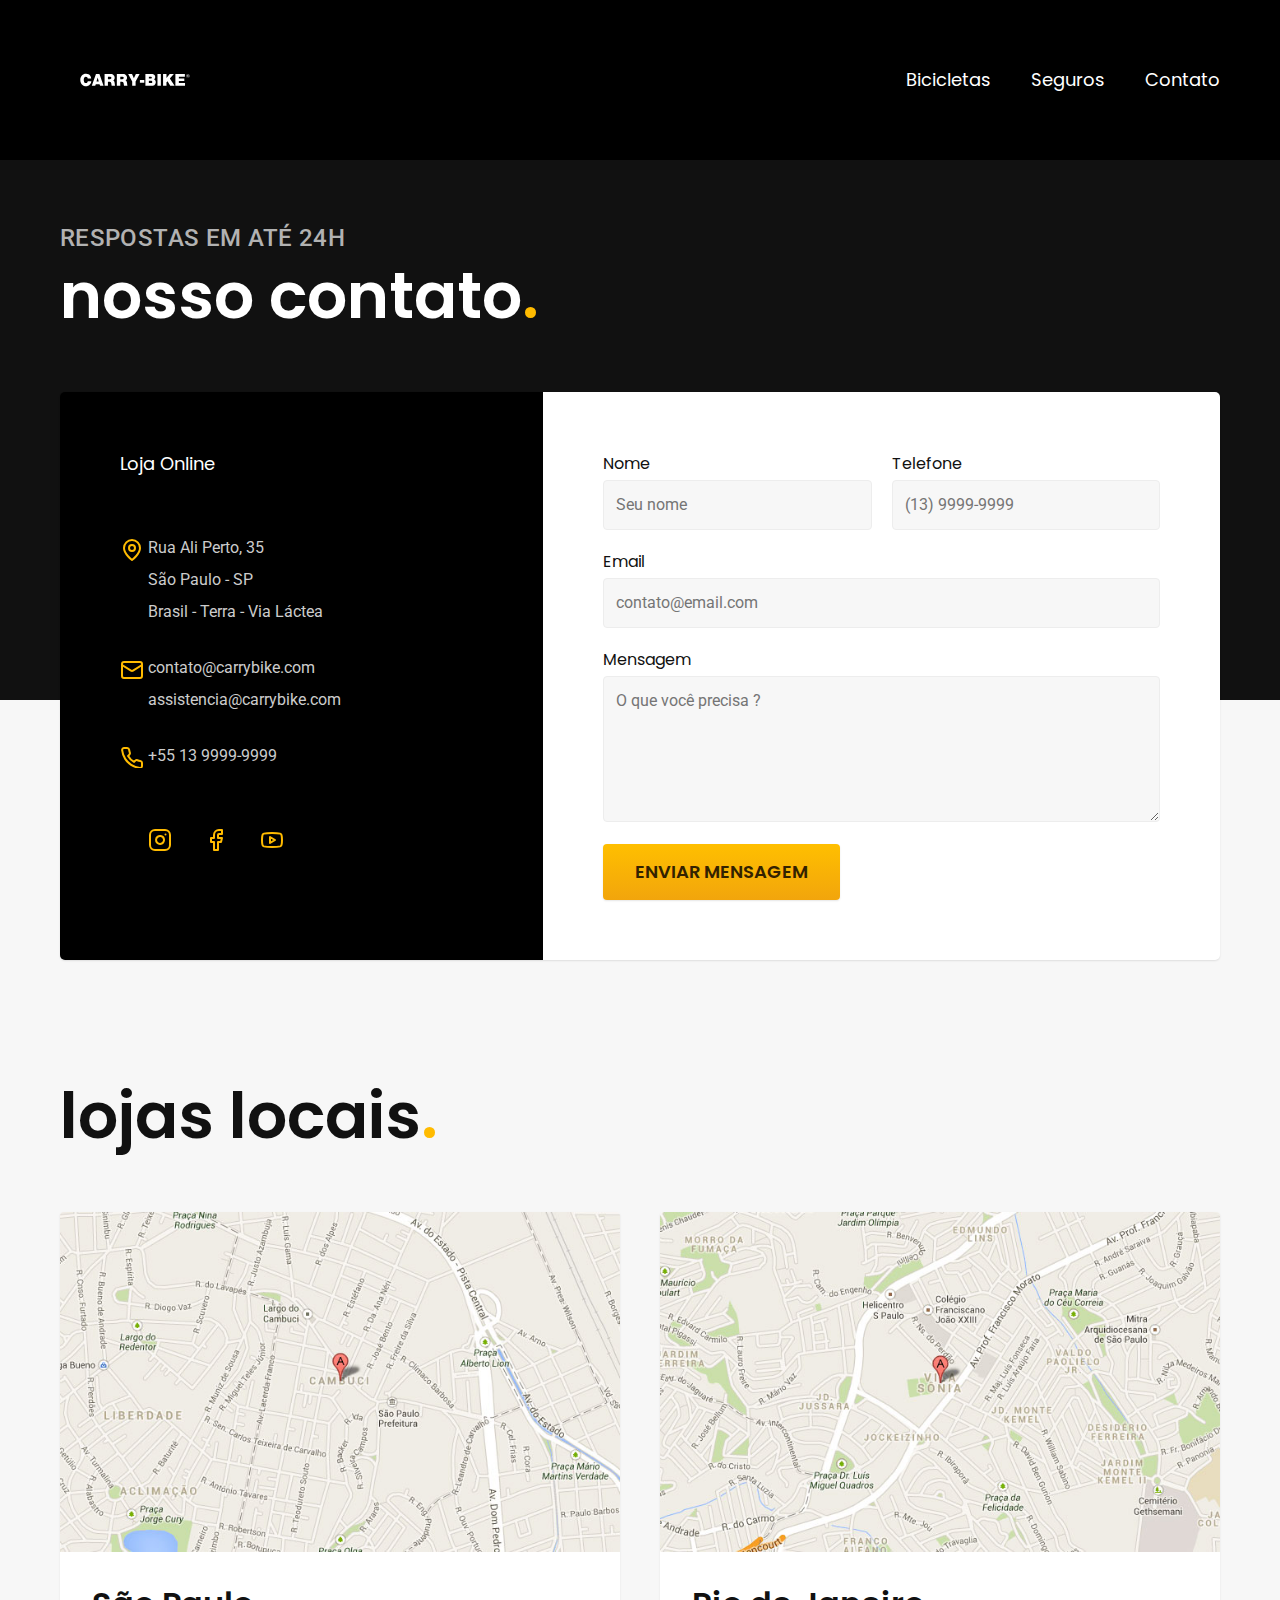
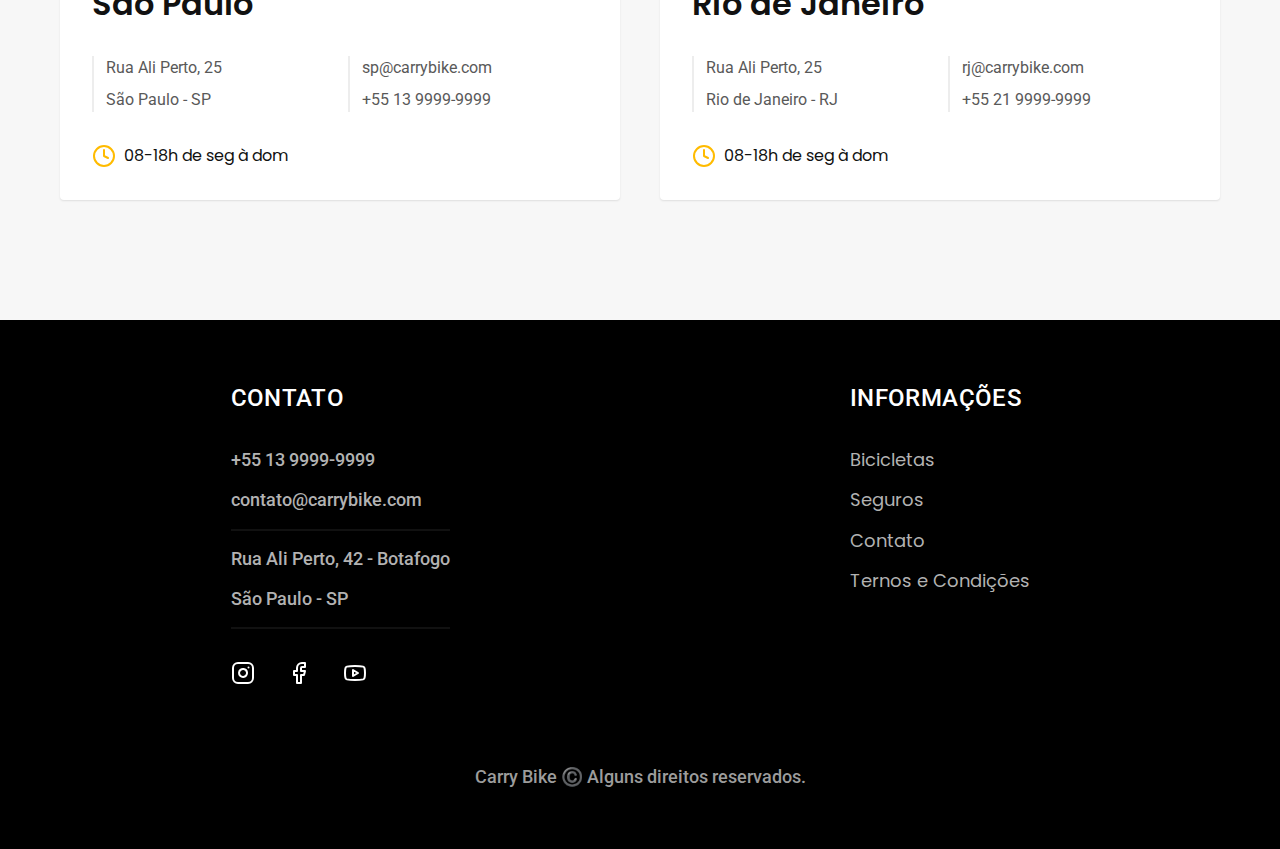
<file: contato.html>
<!DOCTYPE html>
<html lang="pt-BR">

<head>
	<meta charset="UTF-8">
	<meta name="viewport" content="width=device-width, initial-scale=1.0">
	<link rel="preconnect" href="https://fonts.googleapis.com">
	<link rel="preconnect" href="https://fonts.gstatic.com" crossorigin>

	<title>Contato | Carry Bike</title>
  <meta name="description" content="Termos e condições.">

  <link rel="preload" href="./css/style.min.css" as="style">
  <link rel="stylesheet" href="./css/style.min.css"> 

	<link href="https://fonts.googleapis.com/css2?family=Poppins:wght@400;600&family=Roboto:wght@400;500&display=swap" rel="stylesheet">
	<link href="https://fonts.googleapis.com/css2?family=Merriweather:ital,wght@1,900&display=swap" rel="stylesheet">

</head>
<body id="contato">

  <header class="header-bg">
		<div class="container header"> 
			
			<a href="./">
				<img src="./img/carry-bike.svg" alt="Bikcraft">
			</a>

			<nav aria-label="primaria">
				<ul class="header-menu font-1-m color-0">
					<li><a href="./bicicletas.html">Bicicletas</a></li>
					<li><a href="./seguros.html">Seguros</a></li>
					<li><a href="./contato.html">Contato</a></li>
				</ul>
			</nav>
		</div>
	</header>

  <main>
    <div class="titulo-bg">
      <div class="titulo container">
        <p class="font-2-l-b color-5">Respostas em até 24h</p>
        <h1 class="font-1-xxl color-0">nosso contato<span class="cor-p1">.</span></h1>
      </div>
    </div>

		<div class="contato container">
			<section class="contato-dados" aria-label="Endereço">
					<h2 class="font-1-m color-0">Loja Online</h2>
					<div class="contato-endereco font-2-s color-4">
						<p>Rua Ali Perto, 35</p>
						<p>São Paulo - SP</p>
						<p>Brasil - Terra - Via Láctea</p>
					</div>
					<address class="contato-meios font-2-s color-4">
						<a href="mailto:contato@carrybike.com">contato@carrybike.com</a>
						<a href="mailto:assistencia@carrybike.com">assistencia@carrybike.com</a>
						<a href="tel:+551399999999">+55 13 9999-9999</a>
					</address>
					<div class="contato-redes">
						<a href="./">
							<img src="./img/redes/instagram_p.svg" alt="Instagram">
						</a>
						<a href="./">
							<img src="./img/redes/facebook_p.svg" alt="Facebook">
						</a>
						<a href="./">
							<img src="./img/redes/youtube_p.svg" alt="YouTube">
						</a>
					</div>
			</section>
			<section class="contato-formulario" aria-label="Formulário">
					<form class="form" action="./contato.html">
						<div>
							<label for="nome">Nome</label>
							<input type="text" id="nome" name="nome" placeholder="Seu nome">
						</div>
						<div>
							<label for="telefone">Telefone</label>
							<input type="text" id="telefone" name="telefone" placeholder="(13) 9999-9999">
						</div>
						<div class="col-2">
							<label for="email">Email</label>
							<input type="email" id="email" name="email" placeholder="contato@email.com">
						</div>
						<div class="col-2">
							<label for="mensagem">Mensagem</label>
							<textarea rows="5" id="mensagem" name="mensagem" placeholder="O que você precisa ?"></textarea>
						</div>
						<button class="botao col-2">Enviar Mensagem</button>
					</form>
			</section>
		</div>

  </main>

	<article class="lojas container">
		<h2 class="font-1-xxl">lojas locais<span class="cor-p1">.</span></h2>
		<div class="lojas-item">
				<img src="./img/lojas/lojas_1.jpg" alt="mapa marcando o endereço em Rua Ali Perto, 25 - São Paulo - SP">


			<div class="lojas-conteudo">
				<h3 class="font-1-xl">São Paulo</h3>
					<div class="lojas-dados font-2-s color-8">
						<p>Rua Ali Perto, 25</p>
						<p>São Paulo - SP</p>
					</div>
					<div class="lojas-dados font-2-s color-8">
						<a href="mailto:sp@carrybike.com">sp@carrybike.com</a>
						<a href="tel:+551399999999">+55 13 9999-9999</a>
					</div>
				<p class="lojas-tempo font-1-s"><img src="./img/icones/clock.svg">08-18h de seg à dom</p>
			</div>

		</div>

		<div class="lojas-item">
			<img src="./img/lojas/lojas_2.jpg" alt="mapa marcando o endereço em Rua Ali Perto, 25 - Rio de Janeiro - RJ">
		
			<div class="lojas-conteudo">
				<h3 class="font-1-xl">Rio de Janeiro</h3>
				<div class="lojas-dados font-2-s color-8">
					<p>Rua Ali Perto, 25</p>
					<p>Rio de Janeiro - RJ</p>
				</div>
				<div class="lojas-dados font-2-s color-8">
					<a href="mailto:rj@carrybike.com">rj@carrybike.com</a>
					<a href="tel:+551399999999">+55 21 9999-9999</a>
				</div>
			<p class="lojas-tempo font-1-s"><img src="./img/icones/clock.svg">08-18h de seg à dom</p>
		</div>	

	</div>
	</article>

  <footer class="footer-bg">

		<div class="footer container">

			<div class="footer-contato">

					<h3 class="font-2-l-b color-0">Contato</h3>
					<ul class="font-2-m color-5">
						<li><a href="tel:+551399999999">+55 13 9999-9999</a></li>
						<li><a href="mailto:contato@carrybike.com">contato@carrybike.com</a></li>
						<li>Rua Ali Perto, 42 - Botafogo</li>
						<li>São Paulo - SP</li>
					</ul>

					<div class="footer-redes">
						<a href="./">
							<img src="./img/redes/instagram.svg" alt="Instagram">
						</a>
						<a href="./">
							<img src="./img/redes/facebook.svg" alt="Facebook">
						</a>
						<a href="./">
							<img src="./img/redes/youtube.svg" alt="YouTube">
						</a>
					</div>
			</div>
					<div class="footer-informacoes">
						<h3 class="font-2-l-b color-0">Informações</h3>
						<nav>
							<ul class="font-1-m color-5">
								<li><a href="./bicicletas.html">Bicicletas</a></li>
								<li><a href="./seguros.html">Seguros</a></li>
								<li><a href="./contato.html">Contato</a></li>
								<li><a href="./termos.html">Ternos e Condições</a></li>
							</ul>
						</nav>
					</div>
			<p class="footer-copy font-2-m color-6">Carry Bike ©️ Alguns direitos reservados.</p>
		</div>
	</footer>

</body>

</html>
</file>
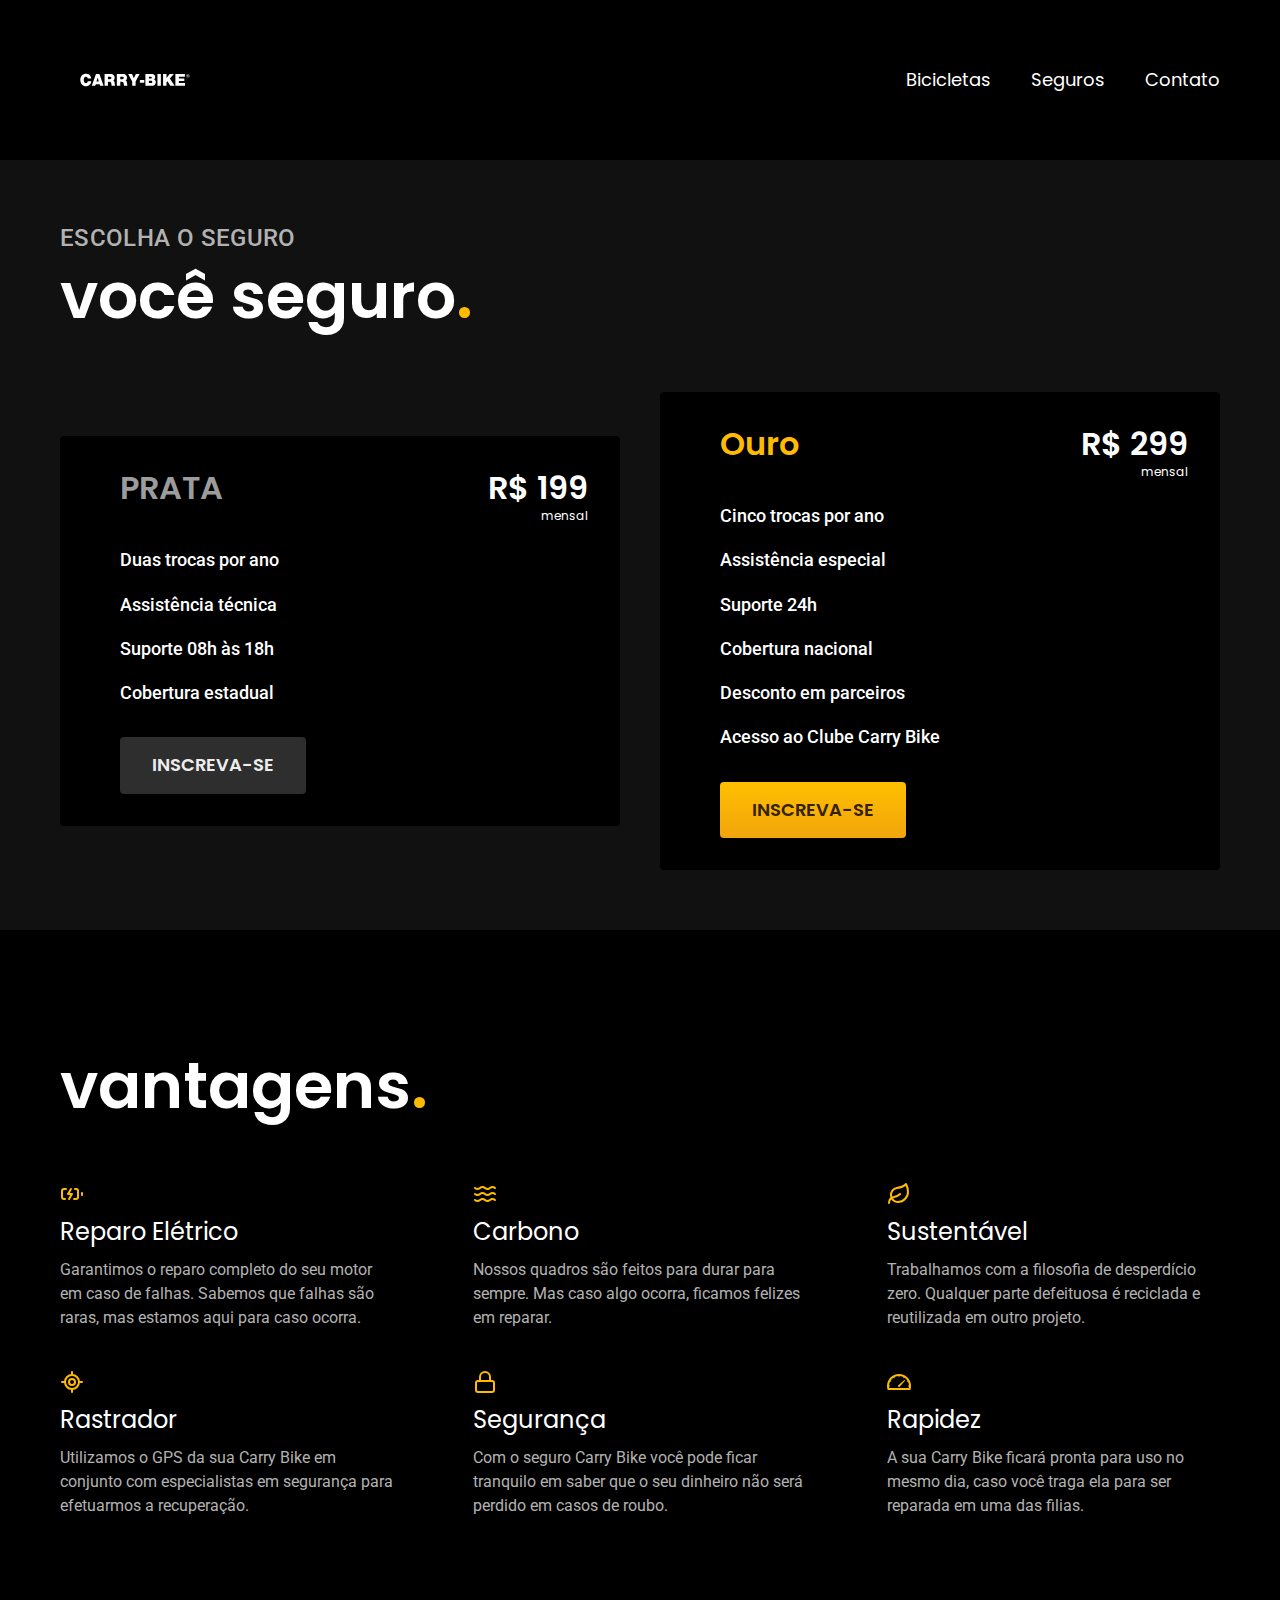
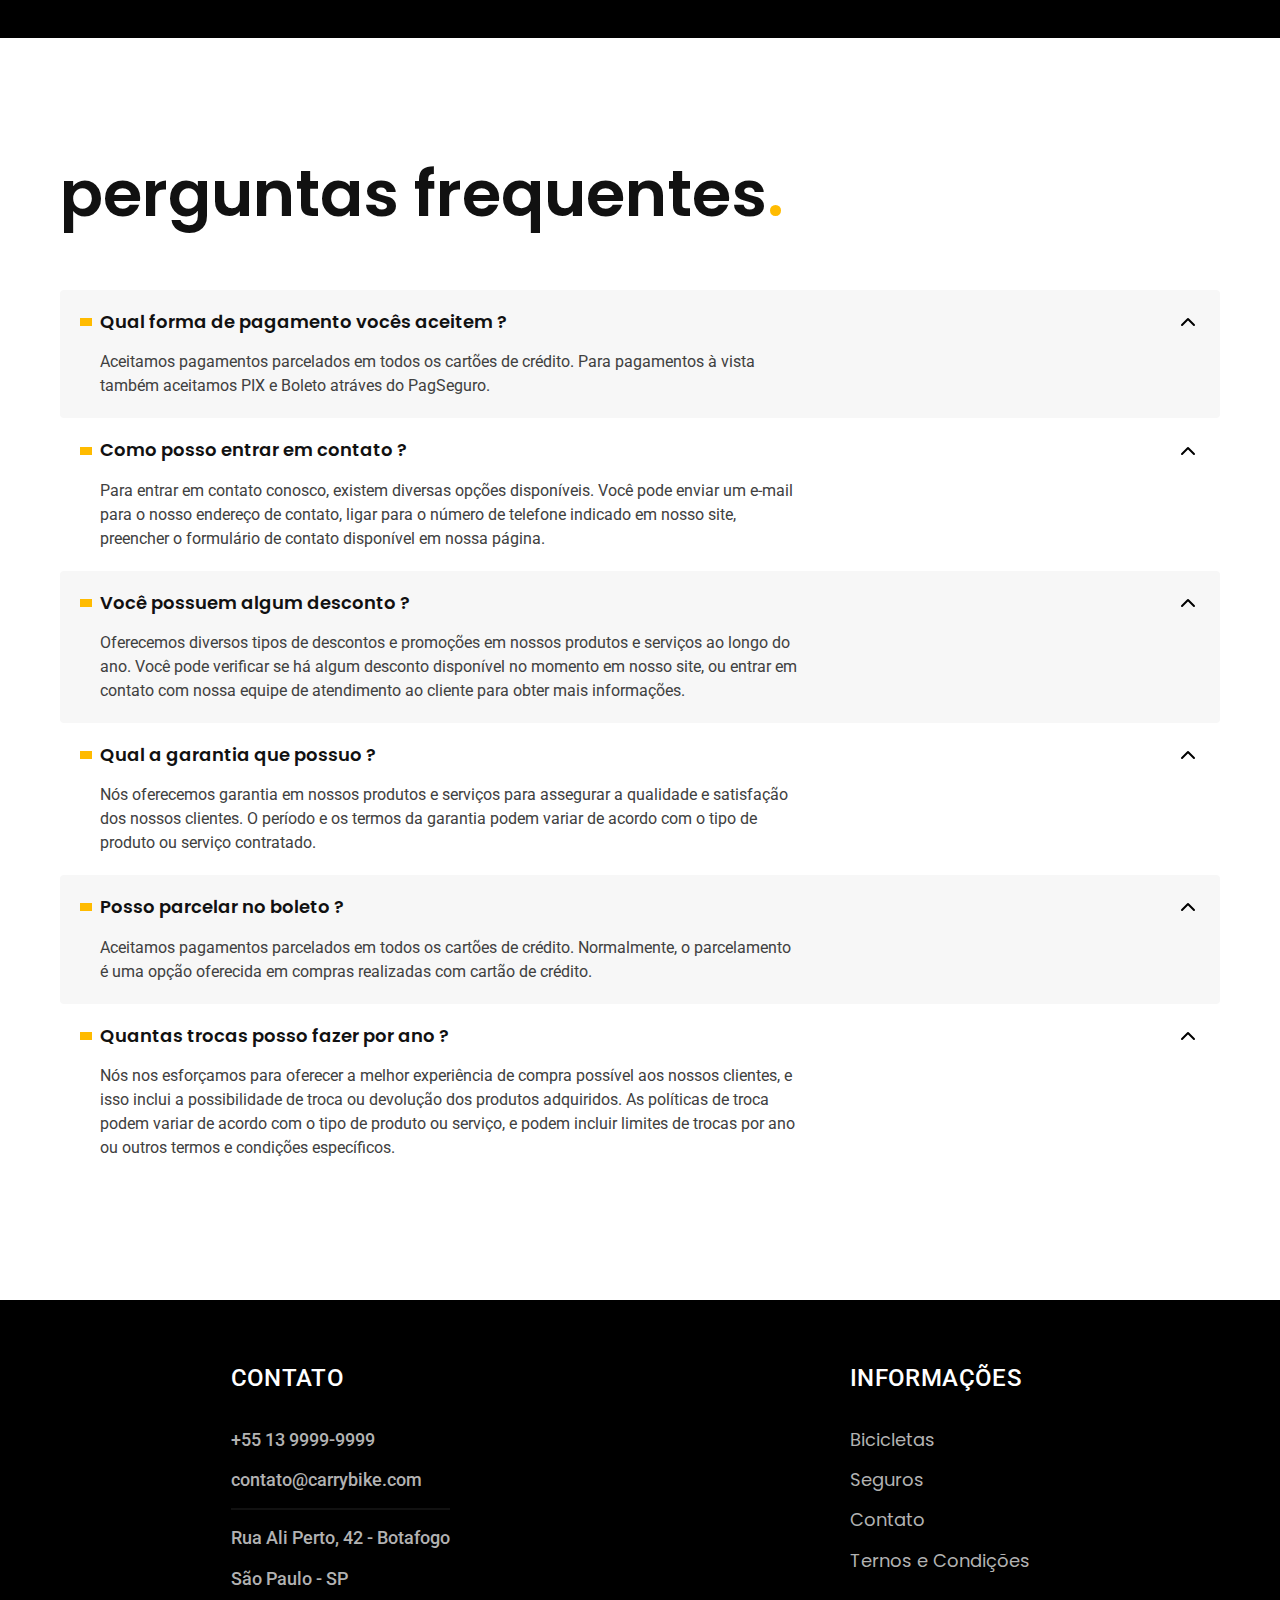
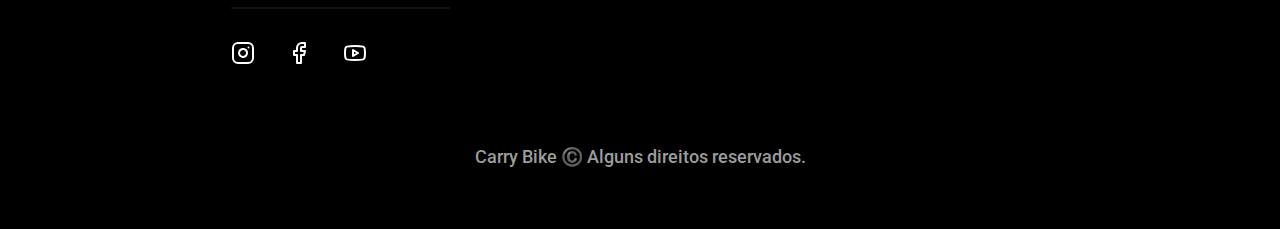
<file: seguros.html>
<!DOCTYPE html>
<html lang="pt-BR">

<head>
	<meta charset="UTF-8">
	<meta name="viewport" content="width=device-width, initial-scale=1.0">
	<link rel="preconnect" href="https://fonts.googleapis.com">
	<link rel="preconnect" href="https://fonts.gstatic.com" crossorigin>

	<title>Seguros | Carry Bike</title>
  <meta name="description" content="Termos e condições.">

  	<link rel="preload" href="./css/style.min.css" as="style">
  	<link rel="stylesheet" href="./css/style.min.css"> 

	<link href="https://fonts.googleapis.com/css2?family=Poppins:wght@400;600&family=Roboto:wght@400;500&display=swap" rel="stylesheet">
	<link href="https://fonts.googleapis.com/css2?family=Merriweather:ital,wght@1,900&display=swap" rel="stylesheet">

</head>
<body id="seguros">

  <header class="header-bg">
		<div class="container header"> 
			
			<a href="./">
				<img src="./img/carry-bike.svg" alt="Bikcraft">
			</a>

			<nav aria-label="primaria">
				<ul class="header-menu font-1-m color-0">
					<li><a href="./bicicletas.html">Bicicletas</a></li>
					<li><a href="./seguros.html">Seguros</a></li>
					<li><a href="./contato.html">Contato</a></li>
				</ul>
			</nav>
		</div>
	</header>

  <main class="seguros-bg">

		<div class="titulo-bg">
      <div class="titulo container">
        <p class="font-2-l-b color-5">Escolha o seguro</p>
        <h1 class="font-1-xxl color-0">você seguro<span class="cor-p1">.</span></h1>
      </div>
    </div>

			<div class="seguros container">
				<div class="seguros-item">
					<h3 class="font-1-xl color-6">PRATA</h3>
					<span class="font-1-xl color-0">R$ 199 <span class="font-1-xs cor-6">mensal</span></span>
	
					<ul class="font-2-m color-0">
						<li>Duas trocas por ano</li>
						<li>Assistência técnica</li>
						<li>Suporte 08h às 18h</li>
						<li>Cobertura estadual</li>
					</ul>
					<a class="botao secundario" href="./orcamento.html">Inscreva-se</a> 
	
				</div>
	
				<div class="seguros-item">
					<h3 class="font-1-xl cor-p1">Ouro</h3>
					<span class="font-1-xl color-0">R$ 299 <span class="font-1-xs cor-6">mensal</span></span>
	
					<ul class="font-2-m color-0">
						<li>Cinco trocas por ano</li>
						<li>Assistência especial</li>
						<li>Suporte 24h</li>
						<li>Cobertura nacional</li>
						<li>Desconto em parceiros</li>
						<li>Acesso ao Clube Carry Bike</li>
					</ul>
					<a class="botao" href="./orcamento.html">Inscreva-se</a> 
	
				</div>
			</div>

  </main>

	<article  class="vantagens-bg">
		<div class="vantagens container">
			<h2 class="font-1-xxl color-0">vantagens<span class="cor-p1">.</span></h2>
			<ul>
				<li>
					<img src="./img/icones/energy.svg">
					<h3 class="font-1-l color-0">Reparo Elétrico</h3>
					<p class="font-2-s color-5">Garantimos o reparo completo do seu motor em caso de falhas. Sabemos que falhas são raras, mas estamos aqui para caso ocorra.</p>
				</li>
				<li>
					<img src="./img/icones/waves.svg">
					<h3 class="font-1-l color-0">Carbono</h3>
					<p class="font-2-s color-5">Nossos quadros são feitos para durar para sempre. Mas caso algo ocorra, ficamos felizes em reparar.</p>
				</li>
				<li>
					<img src="./img/icones/folha.svg">
					<h3 class="font-1-l color-0">Sustentável</h3>
					<p class="font-2-s color-5">Trabalhamos com a filosofia de desperdício zero. Qualquer parte defeituosa é reciclada e reutilizada em outro projeto.</p>
				</li>
				<li>
					<img src="./img/icones/locate-fixed.svg">
					<h3 class="font-1-l color-0">Rastrador</h3>
					<p class="font-2-s color-5">Utilizamos o GPS da sua Carry Bike em conjunto com especialistas em segurança para efetuarmos a recuperação.</p>
				</li>
				<li>
					<img src="./img/icones/cadeado.svg">
					<h3 class="font-1-l color-0">Segurança</h3>
					<p class="font-2-s color-5">Com o seguro Carry Bike você pode ficar tranquilo em saber que o seu dinheiro não será perdido em casos de roubo.</p>
				</li>
				<li>
					<img src="./img/icones/speed.svg">
					<h3 class="font-1-l color-0">Rapidez</h3>
					<p class="font-2-s color-5">A sua Carry Bike ficará pronta para uso no mesmo dia, caso você traga ela para ser reparada em uma das filias.</p>
				</li>
			</ul>
		</div>
	</article>

	<article class="perguntas container">
		<h2 class="font-1-xxl">perguntas frequentes<span class="cor-p1">.</span></h1>
	
		<dl>
			<div>
				<dt class="font-1-m-b">Qual forma de pagamento vocês aceitem ?</dt>
				<dd class="font-2-s color-9">Aceitamos pagamentos parcelados em todos os cartões de crédito. Para pagamentos à vista também aceitamos PIX e Boleto atráves do PagSeguro.</dd>
			</div>
			<div>
				<dt class="font-1-m-b">Como posso entrar em contato ?</dt>
				<dd class="font-2-s color-9">Para entrar em contato conosco, existem diversas opções disponíveis. Você pode enviar um e-mail para o nosso endereço de contato, ligar para o número de telefone indicado em nosso site, preencher o formulário de contato disponível em nossa página.</dd>
			</div>
			<div>
				<dt class="font-1-m-b">Você possuem algum desconto ?</dt>
				<dd class="font-2-s color-9">Oferecemos diversos tipos de descontos e promoções em nossos produtos e serviços ao longo do ano. Você pode verificar se há algum desconto disponível no momento em nosso site, ou entrar em contato com nossa equipe de atendimento ao cliente para obter mais informações.</dd>
			</div>
			<div>
				<dt class="font-1-m-b">Qual a garantia que possuo ?</dt>
				<dd class="font-2-s color-9">Nós oferecemos garantia em nossos produtos e serviços para assegurar a qualidade e satisfação dos nossos clientes. O período e os termos da garantia podem variar de acordo com o tipo de produto ou serviço contratado.</dd>
			</div>
			<div>
				<dt class="font-1-m-b">Posso parcelar no boleto ?</dt>
				<dd class="font-2-s color-9">Aceitamos pagamentos parcelados em todos os cartões de crédito. Normalmente, o parcelamento é uma opção oferecida em compras realizadas com cartão de crédito.</dd>
			</div>
			<div>
				<dt class="font-1-m-b">Quantas trocas posso fazer por ano ?</dt>
				<dd class="font-2-s color-9">Nós nos esforçamos para oferecer a melhor experiência de compra possível aos nossos clientes, e isso inclui a possibilidade de troca ou devolução dos produtos adquiridos. As políticas de troca podem variar de acordo com o tipo de produto ou serviço, e podem incluir limites de trocas por ano ou outros termos e condições específicos.</dd>
			</div>
		</dl>


	</article>

  <footer class="footer-bg">

		<div class="footer container">

			<div class="footer-contato">

					<h3 class="font-2-l-b color-0">Contato</h3>
					<ul class="font-2-m color-5">
						<li><a href="tel:+551399999999">+55 13 9999-9999</a></li>
						<li><a href="mailto:contato@carrybike.com">contato@carrybike.com</a></li>
						<li>Rua Ali Perto, 42 - Botafogo</li>
						<li>São Paulo - SP</li>
					</ul>

					<div class="footer-redes">
						<a href="./">
							<img src="./img/redes/instagram.svg" alt="Instagram">
						</a>
						<a href="./">
							<img src="./img/redes/facebook.svg" alt="Facebook">
						</a>
						<a href="./">
							<img src="./img/redes/youtube.svg" alt="YouTube">
						</a>
					</div>
			</div>
					<div class="footer-informacoes">
						<h3 class="font-2-l-b color-0">Informações</h3>
						<nav>
							<ul class="font-1-m color-5">
								<li><a href="./bicicletas.html">Bicicletas</a></li>
								<li><a href="./seguros.html">Seguros</a></li>
								<li><a href="./contato.html">Contato</a></li>
								<li><a href="./termos.html">Ternos e Condições</a></li>
							</ul>
						</nav>
					</div>
			<p class="footer-copy font-2-m color-6">Carry Bike ©️ Alguns direitos reservados.</p>
		</div>
	</footer>

</body>

</html>
</file>
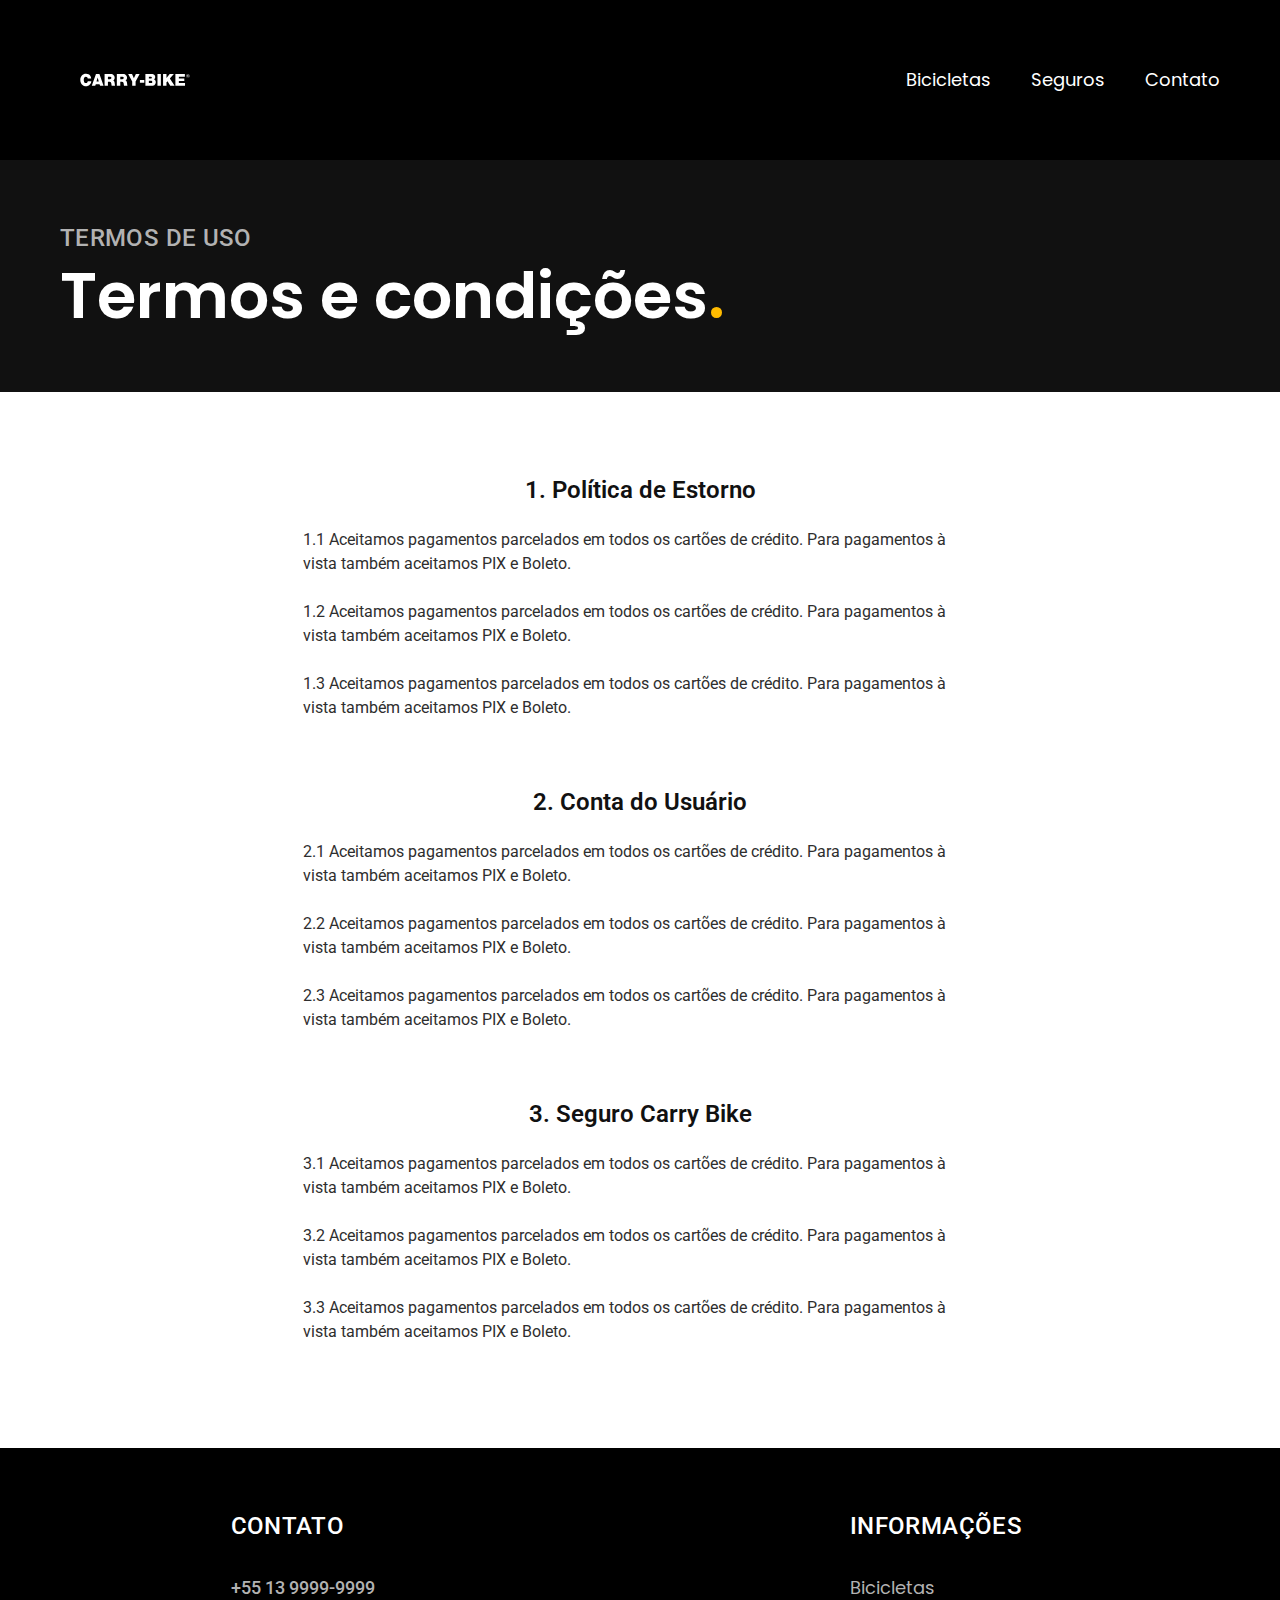
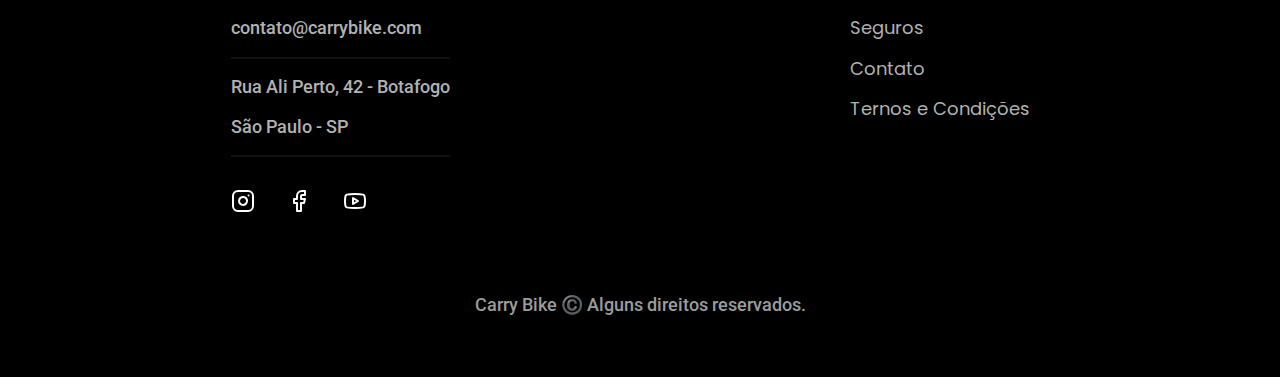
<file: termos.html>
<!DOCTYPE html>
<html lang="pt-BR">

<head>
	<meta charset="UTF-8">
	<meta name="viewport" content="width=device-width, initial-scale=1.0">
	<link rel="preconnect" href="https://fonts.googleapis.com">
	<link rel="preconnect" href="https://fonts.gstatic.com" crossorigin>

	<title>Termos e Condições | Carry Bike</title>
  <meta name="description" content="Termos e condições.">

  	<link rel="preload" href="./css/style.min.css" as="style">
  <link rel="stylesheet" href="./css/style.min.css"> 

	<link href="https://fonts.googleapis.com/css2?family=Poppins:wght@400;600&family=Roboto:wght@400;500&display=swap" rel="stylesheet">
	<link href="https://fonts.googleapis.com/css2?family=Merriweather:ital,wght@1,900&display=swap" rel="stylesheet">

</head>
<body id="termos">

  <header class="header-bg">
		<div class="container header"> 
			
			<a href="./">
				<img src="./img/carry-bike.svg" alt="Bikcraft">
			</a>

			<nav aria-label="primaria">
				<ul class="header-menu font-1-m color-0">
					<li><a href="./bicicletas.html">Bicicletas</a></li>
					<li><a href="./seguros.html">Seguros</a></li>
					<li><a href="./contato.html">Contato</a></li>
				</ul>
			</nav>
		</div>
	</header>

  <main>
    <div class="titulo-bg">
      <div class="titulo container">
        <p class="font-2-l-b color-5">Termos de uso</p>
        <h1 class="font-1-xxl color-0">Termos e condições<span class="cor-p1">.</span></h1>
      </div>
    </div>
    
    <div class="termos font-2-s color-10 container">
      <h2 class="font-2-l color-11">1. Política de Estorno</h2>
      <p>1.1 Aceitamos pagamentos parcelados em todos os cartões de crédito. Para pagamentos à vista também aceitamos PIX e Boleto.</p>
      <p>1.2 Aceitamos pagamentos parcelados em todos os cartões de crédito. Para pagamentos à vista também aceitamos PIX e Boleto.</p>
      <p>1.3 Aceitamos pagamentos parcelados em todos os cartões de crédito. Para pagamentos à vista também aceitamos PIX e Boleto.</p>
      <h2 class="font-2-l color-11">2. Conta do Usuário</h2>
      <p>2.1 Aceitamos pagamentos parcelados em todos os cartões de crédito. Para pagamentos à vista também aceitamos PIX e Boleto.</p>
      <p>2.2 Aceitamos pagamentos parcelados em todos os cartões de crédito. Para pagamentos à vista também aceitamos PIX e Boleto.</p>
      <p>2.3 Aceitamos pagamentos parcelados em todos os cartões de crédito. Para pagamentos à vista também aceitamos PIX e Boleto.</p>
      <h2 class="font-2-l color-11">3. Seguro Carry Bike</h2>
      <p>3.1 Aceitamos pagamentos parcelados em todos os cartões de crédito. Para pagamentos à vista também aceitamos PIX e Boleto.</p>
      <p>3.2 Aceitamos pagamentos parcelados em todos os cartões de crédito. Para pagamentos à vista também aceitamos PIX e Boleto.</p>
      <p>3.3 Aceitamos pagamentos parcelados em todos os cartões de crédito. Para pagamentos à vista também aceitamos PIX e Boleto.</p>
    </div>
  </main>

  <footer class="footer-bg">

		<div class="footer container">

			<div class="footer-contato">

					<h3 class="font-2-l-b color-0">Contato</h3>
					<ul class="font-2-m color-5">
						<li><a href="tel:+551399999999">+55 13 9999-9999</a></li>
						<li><a href="mailto:contato@carrybike.com">contato@carrybike.com</a></li>
						<li>Rua Ali Perto, 42 - Botafogo</li>
						<li>São Paulo - SP</li>
					</ul>

					<div class="footer-redes">
						<a href="./">
							<img src="./img/redes/instagram.svg" alt="Instagram">
						</a>
						<a href="./">
							<img src="./img/redes/facebook.svg" alt="Facebook">
						</a>
						<a href="./">
							<img src="./img/redes/youtube.svg" alt="YouTube">
						</a>
					</div>
			</div>
					<div class="footer-informacoes">
						<h3 class="font-2-l-b color-0">Informações</h3>
						<nav>
							<ul class="font-1-m color-5">
								<li><a href="./bicicletas.html">Bicicletas</a></li>
								<li><a href="./seguros.html">Seguros</a></li>
								<li><a href="./contato.html">Contato</a></li>
								<li><a href="./termos.html">Ternos e Condições</a></li>
							</ul>
						</nav>
					</div>
			<p class="footer-copy font-2-m color-6">Carry Bike ©️ Alguns direitos reservados.</p>
		</div>
	</footer>

</body>

</html>
</file>
<file: css/style.min.css>
body{font-family:Arial,Helvetica,sans-serif;color:#111}ul{list-style:none}a{text-decoration:none;color:inherit}img{max-width:100%;height:auto;display:block}img[src$=".jpg"]{border-radius:.4rem}img[src$=".png"]{border-radius:.4rem}.font-1-xs{font:400 1.2rem/1.35 Poppins,sans-serif}.font-2-xs{font:400 1.4rem/1.43 Roboto,sans-serif}.font-1-s{font:400 1.6rem/1.5 Poppins,sans-serif}.font-2-s{font:400 1.6rem/1.5 Roboto,sans-serif}.font-1-m,.font-1-m-b{font:400 1.8rem/1.35 Poppins,sans-serif}.font-1-m-b{font-weight:600}.font-2-m{font:500 1.8rem/1.35 Roboto,sans-serif}.font-1-l{font:400 2.4rem/1.5 Poppins,sans-serif}.font-2-l,.font-2-l-b{font:400 2.4rem/1.5 Roboto,sans-serif}.font-2-l-b{font-weight:500;letter-spacing:.015em;text-transform:uppercase}.font-1-xl{font:600 3.2rem/1.25 Poppins,sans-serif}.font-2-xl{font:500 3.2rem/1.25 Roboto,sans-serif}.font-2-l{font-size:2.4rem;line-height:1.5;font-family:Roboto,sans-serif;font-weight:400}.font-1-xxl{font-size:6.4rem;line-height:1.125;font-family:Poppins,sans-serif;font-weight:600}@media (max-width:1200px){.font-1-xxl{font-size:4.8rem}.font-2-l,.font-2-l-b{font-size:1.8rem}}@media (max-width:800px){.font-1-xxl{font-size:3.2rem}.font-1-xl,.font-2-xl{font-size:2.4rem}}:root{--cor-0:#ffffff;--cor-1:#f7f7f7;--cor-2:#ededed;--cor-3:#dedede;--cor-4:#cccccc;--cor-5:#b2b2b2;--cor-6:#9c9c9c;--cor-7:#717171;--cor-8:#595959;--cor-9:#404040;--cor-10:#2e2e2e;--cor-11:#111111;--cor-12:#000000;--cor-p1:#FFBB00;--cor-p2:#E4A30B;--cor-p3:#A66F00;--cor-p4:#664400;--cor-p5:#332200}.color-0{color:var(--cor-0)}.color-1{color:var(--cor-1)}.color-2{color:var(--cor-2)}.color-3{color:var(--cor-3)}.color-4{color:var(--cor-4)}.color-5{color:var(--cor-5)}.color-6{color:var(--cor-6)}.color-7{color:var(--cor-7)}.color-8{color:var(--cor-8)}.color-9{color:var(--cor-9)}.color-10{color:var(--cor-10)}.color-11{color:var(--cor-11)}.color-12{color:var(--cor-12)}.cor-p1{color:var(--cor-p1)}.cor-p2{color:var(--cor-p2)}.cor-p3{color:var(--cor-p3)}.cor-p4{color:var(--cor-p4)}.cor-p5{color:var(--cor-p5)}.header-bg{background-color:var(--cor-12)}.header{display:flex;flex-wrap:wrap;gap:2rem;justify-content:space-between;align-items:center;padding-top:2rem;padding-bottom:2rem}.header-menu{display:flex;flex-wrap:wrap;gap:4rem}.header-menu a{display:inline-block;padding:1.6rem 0;position:relative}.header-menu a::after{content:"";display:block;height:.2rem;width:0%;background:var(--cor-0);margin-top:.4rem;transition:.3s;position:absolute}.header-menu a:hover:after{width:100%}@media (max-width:800px){.header-menu{gap:2rem}.header-menu a{background:var(--cor-11);padding:1.2rem 1.6rem;border-radius:.4rem}.header-menu a:hover{background-color:var(--cor-10)}.header a::after{display:none}}@media (max-width:600px){.header-menu{gap:1.2rem}.header-menu a{padding:.8rem 1.2rem;font-size:1rem}}.footer-bg{background-color:var(--cor-12)}.footer{display:grid;grid-template-columns:1fr 1fr;justify-items:center;gap:4rem;padding-top:6rem;padding-bottom:6rem}.footer h3{margin-bottom:3.2rem}.footer-contato ul{margin-bottom:3.2rem}.footer-contato li:nth-child(2n):after{content:"";display:block;max-width:300px;height:.2rem;background:var(--cor-11);margin-top:1.6rem}.footer li{margin-bottom:1.6rem}.footer-redes{display:flex;gap:3.2rem}.footer a:hover{color:var(--cor-0)}.footer-copy{margin-top:4rem;grid-column:1/-1}@media(max-width:800px){.footer>img{display:none}.footer{grid-template-columns:1fr 1fr}}@media(max-width:600px){.footer{grid-template-columns:1fr;gap:6rem}.footer-copy{margin-top:0}}.container{max-width:120rem;padding-left:2rem;padding-right:2rem;margin-left:auto;margin-right:auto}.botao{display:inline-block;padding:1.6rem 3.2rem;background:linear-gradient(#ffbf00,#f2a50c);border-radius:.4rem;box-shadow:0 1px 2px rgba(0,0,0,.1);text-transform:uppercase;color:var(--cor-p5);font:600 1.8rem/1.35 Poppins,sans-serif;max-width:max-content;border:none;cursor:pointer}.botao:hover{background:linear-gradient(#ffb60d,#e59317)}.botao.secundario{background:var(--cor-10);color:var(--cor-2)}.botao.secundario:hover{background:var(--cor-9)}.botao.seta{display:flex;align-items:center}.botao.seta::after{content:"";display:inline-block;width:18px;height:15px;margin-left:12px;background:url("../../img/icones/arrow.svg")}@media(max-width:600px){.botao{padding:1.2rem 1.6rem;font-size:1.6rem}}.link{display:inline-block;color:var(--cor-p1);font:500 2.4rem/1.5 Poppins,sans-serif;text-transform:uppercase;padding-bottom:1rem;border-bottom:4px solid currentColor}.link:hover{color:var(--cor-0)}.titulo-bg{padding-top:6rem;padding-bottom:6rem;background-color:var(--cor-11)}.titulo p{margin-bottom:.4rem}@media(max-width:800px){.titulo-bg{padding-top:4rem;padding-bottom:4rem}.titulo p{font-size:1.6rem;text-transform:lowercase;font-weight:400}}.form{display:grid;grid-template-columns:1fr 1fr;gap:2rem}.form label{display:block;font:400 1.6rem/1.5 Poppins,sans-serif;margin-bottom:.4rem}.form .col-2{grid-column:span 2}.form input[type=email],.form input[type=text],.form textarea{font:400 1.6rem/1.5 Roboto,sans-serif;background:var(--cor-1);border:1px solid var(--cor-2);padding:12px;border-radius:4px;width:100%}.form input[type=email]:focus,.form input[type=text]:focus,.form textarea:focus{outline:0;border-color:var(--cor-p1);background:var(--cor-0);box-shadow:0 0 0 2px #fea}@media(max-width:600px){.form{grid-template-columns:1fr}.form .col-2{grid-column:1}}.introducao-bg{background-color:var(--cor-12);box-shadow:inset 0 -120px #fff}.introducao{display:grid;grid-template-columns:1fr 1fr;gap:0 4rem}.introducao-conteudo{align-self:center;padding-bottom:200px}.introducao img{width:100%;height:100%;object-fit:cover;border-radius:4px}.introducao h1{margin-bottom:3.2rem}.introducao p{margin-bottom:2rem}@media (max-width:800px){.introducao-bg{background-color:var(--cor-11);padding:4rem;box-shadow:inset 0 -6px #fff}.introducao{grid-template-columns:1fr;gap:3.2rem}.introducao-conteudo{padding-bottom:0}.introducao h1{margin-bottom:1.6rem}.introducao img{height:30rem;width:100%}}.tecnologia-bg{background:var(--cor-11);box-shadow:inset 0 80px var(--cor-0),inset 0 -80px var(--cor-0)}.tecnologia{display:grid;grid-template-columns:1fr 1fr;gap:4rem}.tecnologia-img img{width:100%;height:100%;object-fit:cover;object-position:left}.tecnologia-conteudo{padding-top:16rem;padding-bottom:16rem}.tecnologia-conteudo>span{display:inline-block;margin-bottom:2rem}.tecnologia-conteudo h2{margin-bottom:3.2rem}.tecnologia-conteudo>p{margin-bottom:2rem}.tecnologia a{margin-bottom:8rem}.tecnologia-vantagens{display:flex;gap:4rem}.tecnologia-vantagens h3{margin-bottom:.8rem;width:max-content}.tecnologia-vantagens img{width:24px;margin-bottom:.8rem}@media(max-width:800px){.tecnologia-bg{box-shadow:initial}.tecnologia{grid-template-columns:1fr}.tecnologia-conteudo{padding-top:6rem;padding-bottom:6rem}.tecnologia a{margin-bottom:6rem}.tecnologia-img{display:none}}@media(max-width:600px){.tecnologia-vantagens{flex-direction:column}}.parceiros{padding-top:6rem;padding-bottom:12rem}.parceiros h2{margin-bottom:10rem}.parceiros ul{padding:0 2rem;max-width:140rem;margin:0 auto;display:grid;grid-template-columns:repeat(4,1fr)}.parceiros li{display:flex;border-left:2px solid var(--cor-2)}.parceiros li:first-child,.parceiros li:nth-child(5){border-left:none}.parceiros li:nth-child(n+5){border-top:2px solid var(--cor-2)}.parceiros img{margin:auto}@media(max-width:800px){.parceiros{margin-bottom:6rem}.parceiros li{padding:2rem}.parceiros h2{margin-bottom:2rem}.parceiros ul{grid-template-columns:repeat(2,1fr)}.parceiros li:nth-child(n+3){border-top:2px solid var(--cor-2)}.parceiros li:nth-child(odd){border-left:none}}.depoimento{display:grid;grid-template-columns:1fr 1fr;background:var(--cor-p1);overflow:hidden}.depoimento img{border-radius:0;width:100%;height:100%;object-fit:cover}.depoimento-conteudo{padding:4rem 4rem 8rem 8rem;align-self:end}.depoimento-conteudo p{max-width:32ch;font-family:Merriweather,serif;font-style:italic;font-weight:900;margin-bottom:3.2rem;position:relative}.depoimento p::after,.depoimento p::before{font-size:8rem;color:var(--cor-p2);position:absolute}.depoimento p::before{content:'“';left:-50px;top:-20px}.depoimento p::after{content:'”'}@media(max-width:800px){.depoimento{grid-template-columns:1fr;text-align:center}.depoimento img{max-height:200px}.depoimento-conteudo{padding:4rem 2rem;justify-self:center}}@media(min-width:1200px){.depoimento img{max-height:520px}}.bibicletas-lista{padding-top:6rem;padding-bottom:12rem}.bibicletas-lista h2{margin-bottom:4rem}.bibicletas-lista ul{display:flex;gap:4rem;padding:0 2rem 2rem 2rem;max-width:140rem;margin-left:auto;margin-right:auto;overflow-x:auto}#bicicleta .bibicletas-lista ul{padding:0 0 20px 0}.bibicletas-lista li{flex:1;min-width:28rem}.bibicletas-lista a{display:block}.bibicletas-lista img{margin-bottom:1.6rem}.bibicletas-lista h3{margin-bottom:.8rem;display:flex;align-items:center}.bibicletas-lista h3::before{content:"";display:inline-block;width:1.2rem;height:.8rem;margin-right:.8rem;background-color:var(--cor-p1);transition:width .2s}.bibicletas-lista a:hover h3::before{width:2.4rem}.bibicletas-lista li span{padding-left:2rem}@media(max-width:800px){.bibicletas-lista{padding-bottom:6rem}.bibicletas-lista ul{gap:2rem}}.bicicletas-bg{background:linear-gradient(to right,var(--cor-0) 30%,var(--cor-11) 0)}.bicicletas{display:grid;grid-template-columns:1fr 1fr;gap:4rem;padding-top:6rem;padding-bottom:6rem}.bicicletas-img{position:relative}.bicicletas-img span{background:var(--cor-12);padding:.8rem 1.6rem .8rem .8rem;display:inline-block;position:absolute;top:20px;right:0;border-radius:4px 0 0 4px}.bicicletas-conteudo{align-content:start;display:grid;grid-template-columns:1fr auto}.bicicletas-conteudo h2,.bicicletas-conteudo p{grid-column:1/-1}.bicicletas-conteudo h2{margin-bottom:2rem}.bicicletas-conteudo h2::before{content:"";display:block;width:12px;height:8px;background-color:var(--cor-p1);margin-bottom:8px}.bicicletas-conteudo p{margin-bottom:3.2rem}.bicicletas-conteudo a{place-self:end}.bicicletas-conteudo li+li{margin-top:1.6rem}.bicicletas li{display:flex;align-items:center;gap:.8rem}.bicicletas-conteudo img{width:2.4rem}@media(max-width:800px){.bicicletas{grid-template-columns:1fr;gap:2rem;padding-top:4rem;padding-bottom:4rem}.bicicletas-bg{background:var(--cor-11)}}@media(max-width:600px){.bicicletas-conteudo{grid-template-columns:1fr}.bicicletas ul{margin-bottom:3.2rem}.bicicletas a{place-self:center}}.bicicleta{display:grid;grid-template-columns:1fr 1fr;align-items:start;gap:4rem;padding-top:6rem;padding-bottom:6rem}#bicicleta .titulo p{text-transform:uppercase}.bicicleta-imagem{display:flex;flex-wrap:wrap;gap:2rem}.bicicleta-imagem img{flex:1;min-width:200px}.bicicleta-imagem img:first-child{min-width:100%}.bicicleta-conteudo>p{margin-bottom:3.2rem}.bicicleta-comprar{display:grid;grid-template-columns:max-content auto;align-items:center;justify-items:start;gap:.8rem 1.2rem;margin-bottom:4rem}.bicicleta-comprar a{grid-row:span 2}.bicicleta-comprar span{display:flex;gap:.8rem;align-items:center;background-color:var(--cor-12);padding:.4rem .8rem;border-radius:4px}.bicicleta-conteudo h2{text-transform:uppercase;letter-spacing:.015em;margin-bottom:1.2rem}.bicicleta-ficha,.bicicleta-informacoes{padding:3.2rem;background-color:var(--cor-12);border-radius:4px}.bicicleta-informacoes{margin-bottom:4rem;display:grid;grid-template-columns:1fr 1fr;gap:3.2rem}.bicicleta-informacoes img{width:24px;margin-bottom:.8rem}.bicicleta-informacoes h3{margin-bottom:.8rem}.bicicleta-ficha li{padding:4px 0;display:flex;justify-content:space-between;border-bottom:1px solid var(--cor-11)}.bicicleta-ficha li:last-child{border-bottom:none}.bicicleta-ficha span{color:var(--cor-6)}@media(max-width:800px){.bicicleta{grid-template-columns:1fr;padding-top:4rem;padding-bottom:4rem}.bicicleta-imagem{grid-row:2}}@media(max-width:400px){.bicicleta-informacoes{grid-template-columns:1fr}.bicicleta-comprar{grid-template-columns:1fr}.bicicleta-comprar a{margin-bottom:.8rem}}.seguro-bg{background-color:var(--cor-11);box-shadow:inset 0 120px var(--cor-0),inset 0 -120px var(--cor-12)}.seguro{display:grid;grid-template-columns:1fr 1fr;gap:4rem}.seguro-imagem{width:100%;height:100%;object-fit:cover}.seguro-conteudo{padding-top:18rem;padding-bottom:18rem}.seguro h2{margin-bottom:3.2rem}.seguro p{margin-bottom:2rem}@media(max-width:800px){.seguro-bg{box-shadow:inset 0 -60px var(--cor-12)}.seguro{grid-template-columns:1fr}.seguro h2{margin-bottom:1rem}.seguro-conteudo{grid-row:1;padding-top:4rem;padding-bottom:0}}.seguros{padding-top:6rem;padding-bottom:6rem;display:grid;grid-template-columns:1fr 1fr;gap:4rem;align-items:center}#seguros .seguros{padding-top:0}.seguros-bg{background:var(--cor-11)}.seguros h2{grid-column:1/-1}.seguros-item{background-color:var(--cor-12);padding:32px 32px 32px 60px;display:grid;grid-template-columns:1fr auto;border-radius:.4rem}.seguros-item h3{margin-bottom:4rem}.seguros-item span{grid-column:2;display:block;text-align:right}.seguros-item ul{grid-column:1/-1;margin-bottom:3.2rem}.seguros-item li+li{margin-top:2rem}.seguros-item a{grid-column:1/-1}@media(max-width:800px){.seguros{grid-template-columns:1fr}}.vantagens-bg{background:var(--cor-12)}.vantagens{padding-top:12rem;padding-bottom:12rem}.vantagens h2{padding-bottom:6rem}.vantagens ul{display:grid;grid-template-columns:repeat(auto-fit,minmax(280px,max-content));gap:4rem 8rem}.vantagens h3,.vantagens img{margin-bottom:.8rem}@media(max-width:800px){.vantagens{padding-top:6rem;padding-bottom:6rem}.vantagens h2{margin-bottom:4rem}.vantagens ul{gap:2rem}}.perguntas{padding-top:12rem;padding-bottom:12rem}.perguntas h2{margin-bottom:6rem}.perguntas dl>div{padding:2rem;border-radius:.4rem}.perguntas dl>div:nth-child(odd){background-color:var(--cor-1)}.perguntas dt{display:grid;grid-template-columns:auto 1fr auto;align-items:center;gap:.8rem;cursor:pointer}.perguntas dt::before{content:"";display:inline-block;width:12px;height:8px;background-color:var(--cor-p1)}.perguntas dt::after{content:"";display:inline-block;width:24px;height:24px;background:url("../../img/icones/chevron-up.svg");transition:.3s}.perguntas dt:hover::after{transform:rotate(180deg)}.perguntas dd{padding-left:2rem;padding-top:1.6rem;max-width:80ch}@media (max-width:800px){.perguntas{padding-top:6rem;padding-bottom:6rem}.perguntas h2{margin-bottom:4rem}}#contato{background:linear-gradient(var(--cor-11) 700px,var(--cor-1) 0)}.contato{display:grid;grid-template-columns:5fr 7fr}.contato-dados,.contato-formulario{padding:6rem;box-shadow:0 1px 2px rgba(0,0,0,.1)}.contato-dados{background-color:var(--cor-12);border-radius:5px 0 0 5px}.contato-formulario{border-radius:0 5px 5px 0;background-color:var(--cor-0)}.contato-dados h2{margin-bottom:6rem}.contato-endereco{margin-bottom:3.2rem;padding-left:28px;background:url("../../img/icones/map-pin.svg") no-repeat 0 2px}.contato-endereco p{margin-bottom:.8rem}.contato-meios a{display:block;max-width:max-content;margin-bottom:.8rem;padding-left:2.8rem}.contato-meios a:hover{color:var(--cor-0)}.contato-meios a:first-child{background:url("../../img/icones/email.svg") no-repeat 0 2px}.contato-meios a:nth-child(2){margin-bottom:3.2rem}.contato-meios a:nth-child(3){background:url("../../img/icones/telefone.svg") no-repeat 0 2px;margin-bottom:6rem}.contato-redes{display:flex;gap:3.2rem;padding-left:2.8rem}@media(max-width:800px){.contato{grid-template-columns:1fr}.contato-dados h2{margin-bottom:2rem}.contato-dados,.contato-formulario{padding:2rem}.contato-dados{border-radius:5px 5px 0 0}.contato-formulario{border-radius:0 0 5px 5px}.contato-formulario h2,.contato-meios a:nth-child(3){margin-bottom:3.2rem}.contato-redes{margin-bottom:1.2rem}}.lojas{display:grid;grid-template-columns:1fr 1fr;gap:0 4rem;padding-top:12rem;padding-bottom:12rem}.lojas h2{grid-column:1/-1;margin-bottom:6rem}.lojas img{border-radius:4px 4px 0 0}.lojas-item{border-radius:4px;background:var(--cor-0);box-shadow:0 1px 2px rgba(0,0,0,.1)}.lojas-conteudo{display:grid;grid-template-columns:1fr 1fr;gap:3.2rem 1.6rem;padding:3.2rem}.lojas-conteudo h3,.lojas-tempo{grid-column:1/-1}.lojas-dados{display:grid;gap:.8rem;border-left:2px solid var(--cor-2);padding-left:1.2rem}.lojas-tempo{display:flex;align-items:center;gap:.8rem}@media(max-width:800px){.lojas{gap:2rem;padding-top:6rem;padding-bottom:6rem}.lojas h2{margin-bottom:3.2rem}.lojas-conteudo{grid-template-columns:1fr}}@media(max-width:600px){.lojas{grid-template-columns:1fr}}#orcamento{background:linear-gradient(var(--cor-11) 600px,var(--cor-1) 0)}.orcamento{display:grid;grid-template-columns:5fr 7fr;padding-bottom:12rem}.orcamento h2{text-transform:uppercase;position:relative;display:flex;align-items:center}.orcamento h2::before{content:"";display:inline-block;width:4px;height:8px;background-color:var(--cor-p1);position:absolute;left:-12px}.orcamento-dados,.orcamento-produto{padding:6rem;box-shadow:0 1px 2px rgba(0,0,0,.1)}.orcamento-produto{border-radius:5px 0 0 5px;background:var(--cor-12);display:grid;grid-template-columns:1fr 1fr;gap:2rem;align-content:start}.orcamento-produto>*{grid-column:1/-1}.orcamento-produto>label{grid-column:initial}.orcamento-produto input{opacity:0;position:absolute;pointer-events:none}.orcamento-produto label{font:400 1.6rem/1.5 Poppins,sans-serif;color:var(--cor-4);background-color:var(--cor-10);display:block;padding:1.2rem 1.6rem;border-radius:.4rem;cursor:pointer;display:grid;grid-template-columns:auto 1fr auto;align-items:center;border:1px solid var(--cor-10)}.orcamento-produto input:checked+label{background:var(--cor-0);color:var(--cor-11)}.orcamento-produto label::before{content:"";display:inline-block;width:1.2rem;height:1.2rem;border:1px solid var(--cor-6);border-radius:50%;margin-right:.8rem;box-sizing:border-box}.orcamento-produto input:checked+label::before{border-color:var(--cor-7);box-shadow:inset 0 0 0 3px var(--cor-0),inset 0 0 0 6px var(--cor-7)}.orcamento-produto label:hover{background-color:var(--cor-9);border-color:var(--cor-9)}.orcamento-produto input:focus+label{box-shadow:0 0 0 2px var(--cor-p1);border-color:var(--cor-12)}.orcamento-produto label span{display:none}.orcamento-produto input:checked+label span{display:inline-block}.orcamento-dados{border-radius:0 5px 5px 0;background:var(--cor-0)}.orcamento-conteudo{display:none}.orcamento-conteudo h2,.orcamento-dados h2:nth-of-type(n+2){margin-top:2rem}#bikcraft:checked~#orcamento-bikcraft,#seguro:checked~#orcamento-seguro{display:grid;gap:2rem}.orcamento-detalhes{display:none;background:var(--cor-0);padding:2rem;grid-template-columns:1fr 1fr;border-radius:.4rem;align-items:center}.orcamento-detalhes li{display:flex;align-items:center;margin-bottom:.8rem}.orcamento-detalhes li img{width:16px;margin-right:.8rem}.orcamento-produto input:checked+label+.orcamento-detalhes{display:grid}@media(max-width:1200px){.orcamento-produto{padding:3.2rem}}@media(max-width:800px){.orcamento{grid-template-columns:1fr}.orcamento-produto{border-radius:5px 5px 0 0}.orcamento-dados{border-radius:0 0 5px 5px}}@media(max-width:400px){.orcamento-produto{grid-template-columns:1fr}}.termos{display:flex;flex-direction:column;align-items:center;padding-top:8rem;padding-bottom:8rem}.termos h2{font-weight:600;margin-bottom:2rem}.termos p+h2{margin-top:4rem}.termos p{max-width:75ch;margin-bottom:2.4rem}*{margin:0;padding:0;box-sizing:border-box}:root{font-size:62.5%}
</file>
